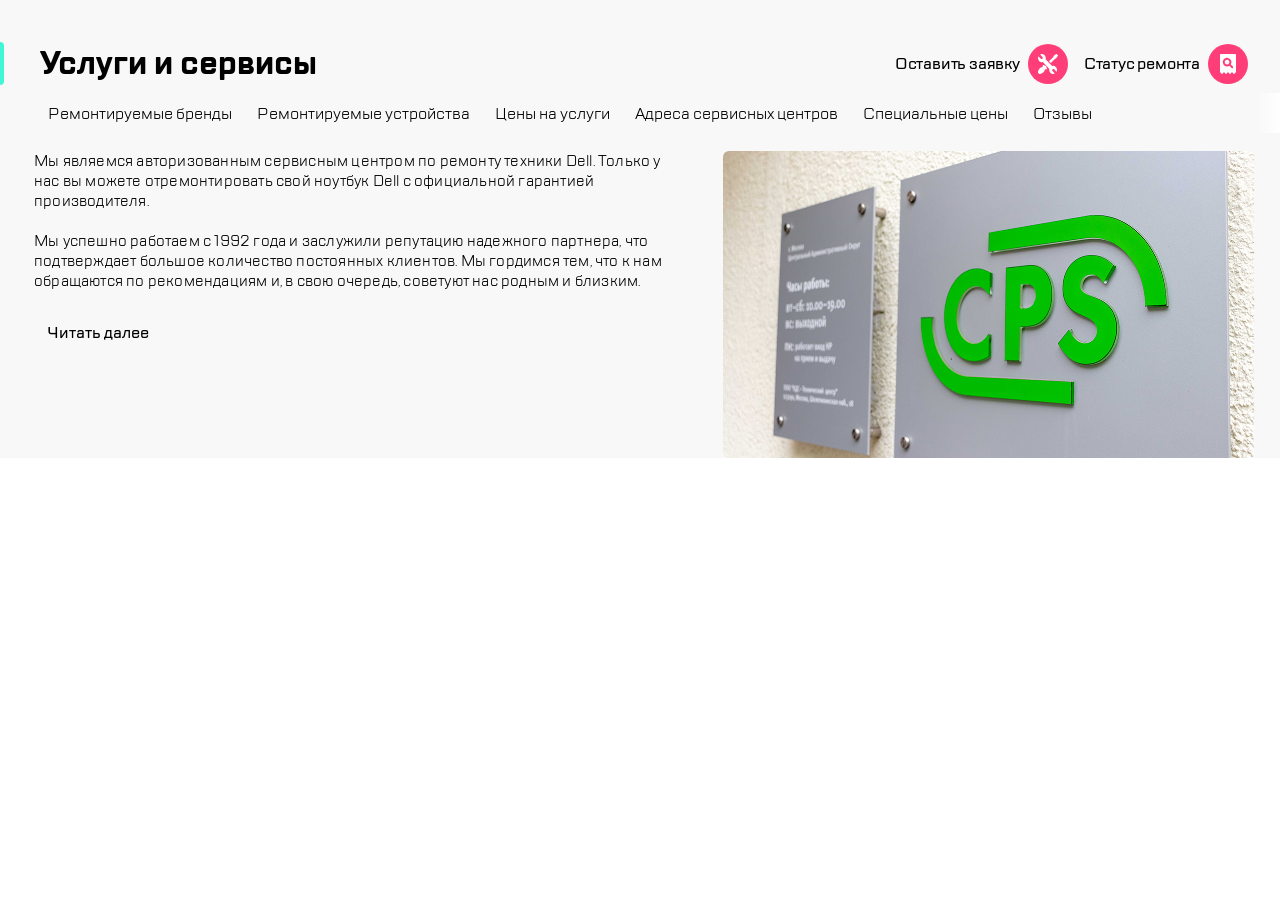
<file: index.html>
<!DOCTYPE html>
<html lang="ru" xmlns="">
<head>
    <link rel="stylesheet" href="index.css">
    <link rel="stylesheet" href="stylesheet/stylesheet.css">
    <meta charset="UTF-8" name="viewport" content="width=device-width, initial-scale=1">
    <title>CPS Сервис</title>
</head>
<body>
<header class="header">
    <div class="header-buttons">
        <button class="button button--burger"></button>
        <div class="header-separator header-separator--logo"></div>
        <a href="#"><img class="header-buttons__logo" src="icons/cps.svg" alt="логотип cos"></a>
    </div>
    <div class="header-buttons">
        <button class="button button-tablet button--call"></button>
        <button class="button button-tablet button--chat"></button>
        <button class="button button-tablet button--profile"></button>
        <div class="header-separator"></div>
        <button class="button button--repair"></button>
        <button class="button button--checkstatus"></button>
    </div>
</header>
<main>
    <div class="title">
        <div class="title-main">
            <h1 class="title-main__text">Услуги и сервисы</h1>
        </div>
        <div class="title-buttons-container">
            <button class="title-button">
                <span class="title-button--text">Оставить заявку</span>
                <div class="button button--repair"></div>
            </button>

            <button class="title-button">
                <span class="title-button--text">Статус ремонта</span>
                <div class="button button--checkstatus"></div>
            </button>
        </div>
    </div>
    <nav class="site-nav">
        <ul class="site-nav-list">
            <li><a class="site-nav__variation site-nav__variation--available">Ремонтируемые бренды</a></li>
            <li><a class="site-nav__variation">Ремонтируемые устройства</a></li>
            <li><a class="site-nav__variation">Цены на услуги</a></li>
            <li><a class="site-nav__variation">Адреса сервисных центров</a></li>
            <li><a class="site-nav__variation">Специальные цены</a></li>
            <li><a class="site-nav__variation">Отзывы</a></li>
        </ul>
    </nav>

    <section class="section">
        <div class="section-main">
            <p class="section-main__text">
                Мы являемся авторизованным сервисным центром по ремонту техники Dell. Только у нас вы можете
                отремонтировать свой ноутбук Dell с официальной гарантией производителя.<br>
                <br>
                Мы успешно работаем с 1992 года и заслужили репутацию надежного партнера, что подтверждает большое
                количество постоянных клиентов. Мы гордимся тем, что к нам обращаются по рекомендациям и, в свою
                очередь, советуют нас родным и близким.
            </p>
            <button class="section-main-button">
                <div class=arrows"></div>
                <span class="section-main__span">Читать далее</span>
            </button>
        </div>

        <img class="section-main__image" src="img/img.png" alt="Фото из офиса CPS">

    </section>
</main>
</body>
</html>
</file>
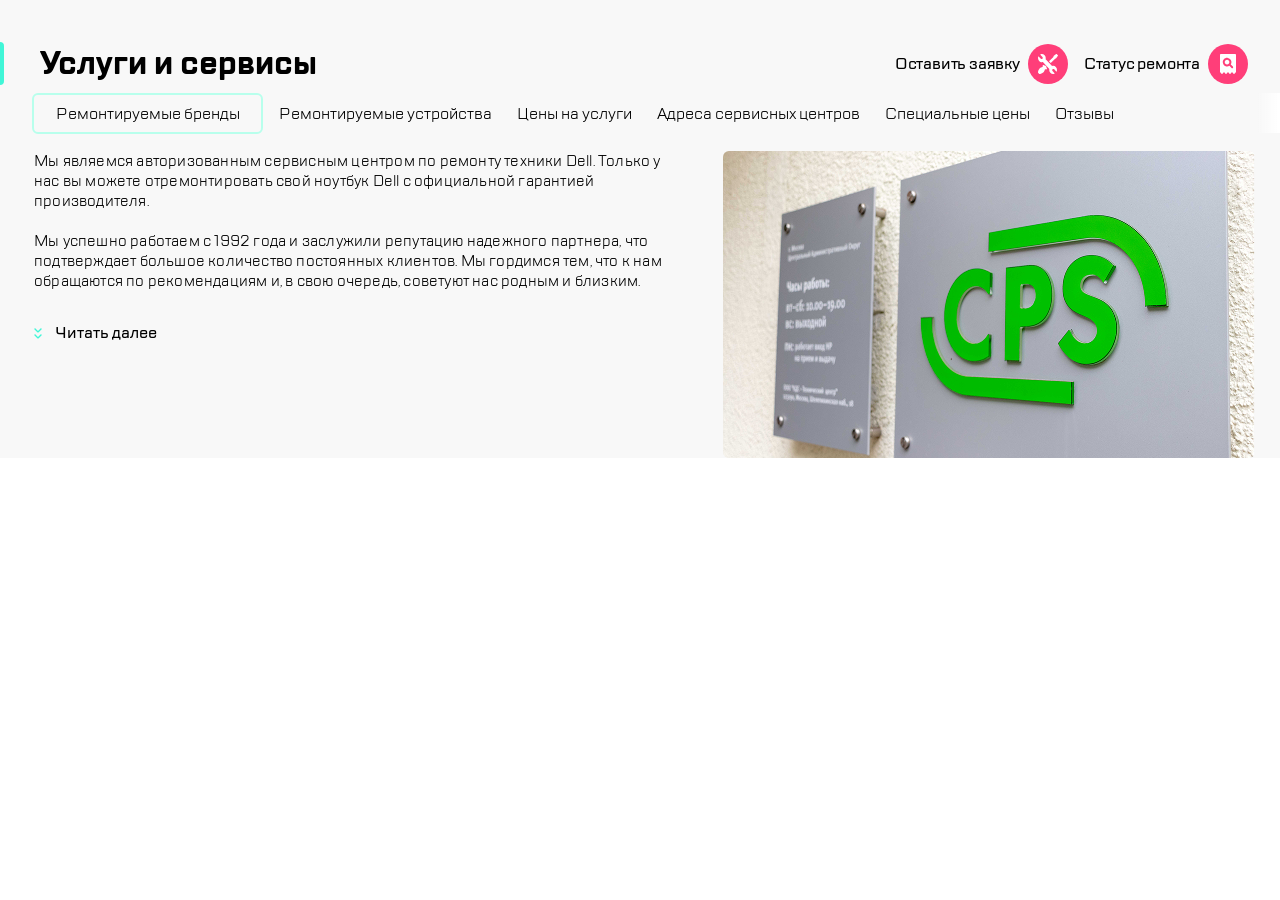
<file: stylesheet/index.html>
<!DOCTYPE html>
<html lang="ru" xmlns="">
<head>
    <link rel="stylesheet" href="index.css">
    <link rel="stylesheet" href="stylesheet.css">
    <meta charset="UTF-8" name="viewport" content="width=device-width, initial-scale=1">
    <title>CPS Сервис</title>
</head>
<body>
<header class="header">
    <div class="header-buttons">
        <button class="button button_burger"></button>
        <div class="header-separator header-separator_logo"></div>
        <a href="#"><img class="header-buttons__logo" src="icons/cps.svg" alt="логотип cos"></a>
    </div>
    <div class="header-buttons">
        <button class="button button-tablet button_call"></button>
        <button class="button button-tablet button_chat"></button>
        <button class="button button-tablet button_profile"></button>
        <div class="header-separator"></div>
        <button class="button button_repair"></button>
        <button class="button button_checkstatus"></button>
    </div>
</header>
<main>
    <div class="title">
        <div class="title-main">
            <h1 class="title-main__text">Услуги и сервисы</h1>
        </div>
        <div class="title-buttons-container">
            <button class="title-button">
                <span class="title-button_text">Оставить заявку</span>
                <div class="button button_repair"></div>
            </button>

            <button class="title-button">
                <span class="title-button_text">Статус ремонта</span>
                <div class="button button_checkstatus"></div>
            </button>
        </div>
    </div>
    <nav class="site-nav">
        <ul class="site-nav-list">
            <li><a class="site-nav__variation site-nav__variation_available">Ремонтируемые бренды</a></li>
            <li><a class="site-nav__variation">Ремонтируемые устройства</a></li>
            <li><a class="site-nav__variation">Цены на услуги</a></li>
            <li><a class="site-nav__variation">Адреса сервисных центров</a></li>
            <li><a class="site-nav__variation">Специальные цены</a></li>
            <li><a class="site-nav__variation">Отзывы</a></li>
        </ul>
    </nav>

    <section class="section">
        <div class="section-main">
            <p class="section-main__text">
                Мы являемся авторизованным сервисным центром по ремонту техники Dell. Только у нас вы можете
                отремонтировать свой ноутбук Dell с официальной гарантией производителя.<br>
                <br>
                Мы успешно работаем с 1992 года и заслужили репутацию надежного партнера, что подтверждает большое
                количество постоянных клиентов. Мы гордимся тем, что к нам обращаются по рекомендациям и, в свою
                очередь, советуют нас родным и близким.
            </p>
            <button class="section-main-button">
                <div class="section-main__arrows"></div>
                <span class="section-main__span">Читать далее</span>
            </button>
        </div>

        <img class="section-main__image" src="../img/img.png" alt="Фото из офиса CPS">

    </section>
</main>
</body>
</html>
</file>
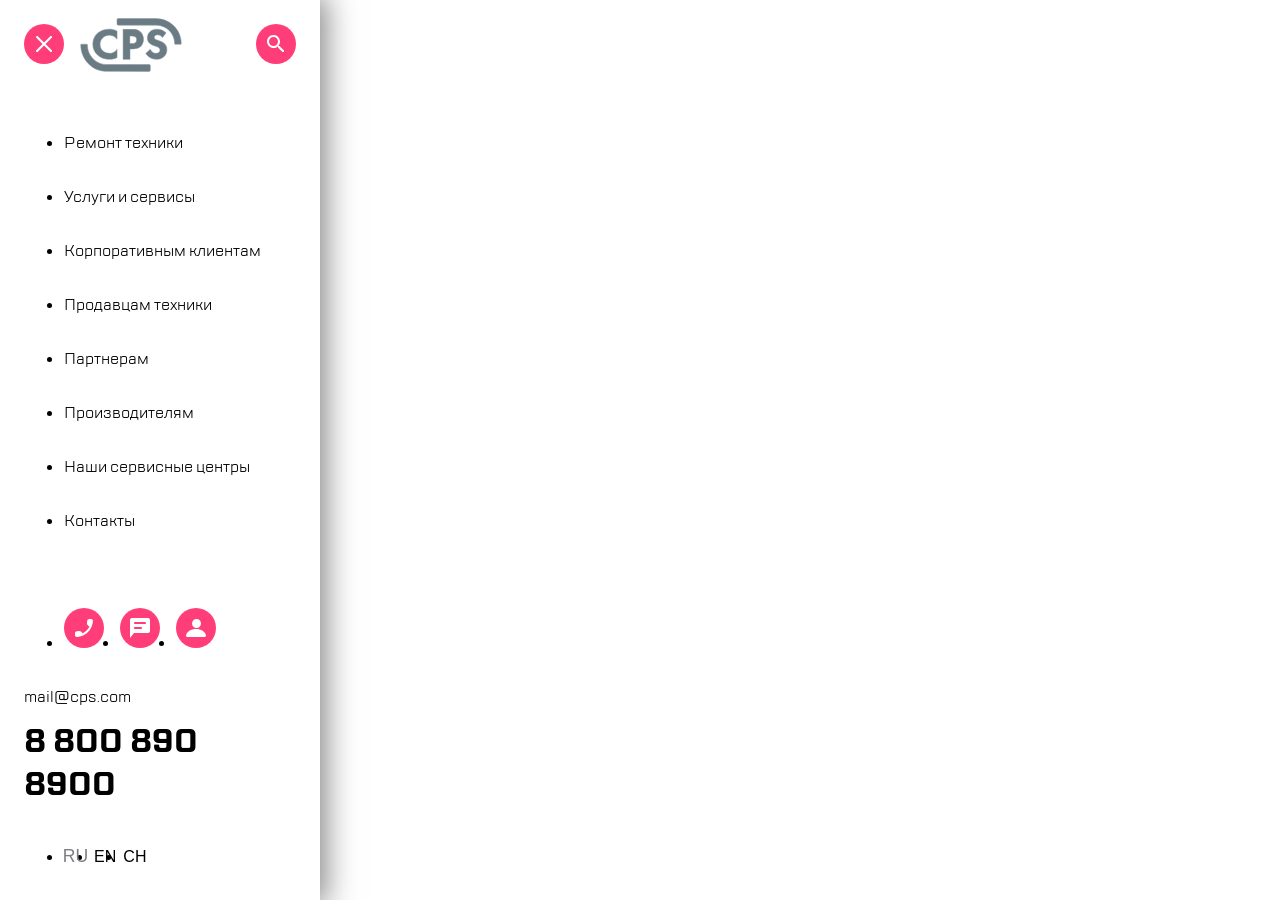
<file: 1.1.3-burger-menu.html>
<!DOCTYPE html>
<html lang="ru">
<head>
  <link rel="stylesheet" href="index.css">
  <link rel="stylesheet" href="stylesheet/stylesheet.css" >
    <meta charset="UTF-8" name="viewport" content="width=device-width, initial-scale=1">
  <title>burger-menu</title>
</head>
<body>
<div class="burger-menu">
  <section class="burger-menu__header">
    <div class="burger-menu__left-side">
      <button class="button button--close"></button>
      <img src="./icons/cps.svg" alt="CPS Logo">
    </div>
    <div class="burger-menu__right-side">
      <button class="button button--search"></button>
    </div>
  </section>
  <section class="burger-menu__content">
    <nav>
      <ul>
        <li>
            <a href="#">Ремонт техники</a>
        </li>
        <li>
          <a href="#">Услуги и сервисы</a>
        </li>
        <li>
          <a href="#">Корпоративным клиентам</a>
        </li>
        <li>
          <a href="#">Продавцам техники</a>
        </li>
        <li>
            <a href="#">Партнерам</a>
        </li>
        <li>
            <a href="#">Производителям</a>
        </li>
        <li>
          <a href="#">Наши сервисные центры</a>
        </li>
        <li><a href="#">Контакты</a></li>
      </ul>
    </nav>
  </section>

  <section class="burger-menu__footer">
    <ul class="burger-menu__footer__contacts">
      <li>
        <button class="button button--call"></button>
      </li>
      <li>
        <button class="button button--chat"></button>
      </li>
      <li>
        <button class="button button--profile"></button>
      </li>
    </ul>
    <div class="burger-menu__footer__email">
      <a href="mailto: mail@cps.com">mail@cps.com</a>
    </div>
    <div class="burger-menu__footer__number">
      <a href="tel:88008908900">8 800 890 8900</a>
    </div>
    <ul class="burger-menu__footer__language">
      <li><button>RU</button></li>
      <li><button>EN</button></li>
      <li><button>CH</button></li>
    </ul>
  </section>
</div>
</body>
</html>
</file>
<file: index.css>
body {
    margin: 0;
    padding: 0;
    font-family: 'TT Lakes', serif;
    position: fixed;
    height: 100vh;
    width: 100%;
}


button{
    background: none;
    border: none;
    padding: 0;
    font-size: 100%;
}

a, h2{
    text-decoration: none;
    padding: 0;
    margin: 0;

}

main {
    background-color: #F8F8F8;
}

.burger-menu {
    box-sizing: border-box;
    height: 100%;
    background-color: white;
    display: flex;
    width: 100%;
    max-width:100%;
    box-shadow: 0 0 30px 5px rgba(0, 0, 0, 0.5);
    flex-direction: column;
    padding: 24px 24px 0;

}

.burger-menu__header {
    display: flex;
    justify-content: space-between;
    height: 60px;
}

.burger-menu__left-side {
    display: flex;
}

.burger-menu__left-side img {
    left: 80px;
    top: 18px;
    height: 54px;
    position: absolute;
}

.burger-menu__content {
    display: flex;
}

.burger-menu__content ul {
    overflow: hidden;
}

.burger-menu__content ul li {
    padding-top: 32px;
}

.burger-menu__content ul li a {
    color: black;
    transition: 0.5s;
    vertical-align: bottom;
}

.burger-menu__content ul li a::before {
    content: "";
    position: absolute;
    border-left: 8px solid #41f6d7;
    border-top-right-radius: 10px;
    border-bottom-right-radius: 10px;
    height: 32px;
    left: -8px;
    transform: translateY(-8px);
    transition: 0.5s;
}

.burger-menu__content ul li:hover a {
    color: #7e7e82;
}

.burger-menu__content ul li:hover a::before {
    left: -4px;
}

.burger-menu__footer {
    margin-top:auto;
    display: block;
}

.burger-menu__footer__contacts {
    display: flex;
}

.burger-menu__footer__contacts li {
    margin-right: 16px;
    margin-bottom: 16px;
}

.burger-menu__footer__email {
    margin-bottom: 12px;
}

.burger-menu__footer__email a {
    color: black;
}

.burger-menu__footer__number {
    margin-bottom: 40px;
    font-size: 32px;
    font-weight: bold;
}

.burger-menu__footer__number a {
    color: black;
}

.burger-menu__footer__language {
    margin-bottom: 32px;
    display: flex;
}

.burger-menu__footer__language li {
    margin-right: 7px;

}

.burger-menu__footer__language li button {
    color: black;
    transition: 0.5s;
}

.burger-menu__footer__language li:first-of-type button {
    color: #7e7e82;
    transform: scale(1.1);
}

.burger-menu__footer__language li button:hover {
    transform: scale(1.1);

}



.header {
    display: flex;
    justify-content: space-between;
    border-bottom: 1px solid #D9FFF5;
    padding: 24px 16px 18px 16px;
}

.header-separator {
    width: 2px;
    height: 32px;
    background-color: #eaeaea;
    border-radius: 1px;
}

.header-buttons {
    display: flex;
    gap: 16px;
    align-items: center;
}

.button {
    width: 40px;
    height: 40px;
    background: #FF3E79;
    border: none;
    border-radius: 50%;
}

.button--transparent {
    display: block;
    width: 40px;
    height: 40px;
    background: none;
    border: 2px solid #ff3e79;
    border-radius: 50%;
    transition: 0.5s;
}

.button--transparent:hover {
    transform: scale(1.2);
    background-color: #ff3e79;
}

.button--transparent:hover::before {
    content: "";
    display: block;
    border-right: 2px solid white;
    border-bottom: 2px solid white;
}

.button--transparent::before {
    content: "";
    display: block;
    margin: 12px 0 12px 10px;
    width: 12px;
    height: 12px;
    transform: rotate(-45deg);
    border-right: 2px solid #ff3e79;
    border-bottom: 2px solid #ff3e79;
    border-bottom-right-radius: 2px;
}


.button--burger {
    background-image: url("icons/burger.svg");
    background-repeat: no-repeat;
    background-position: 50% 50%;
}

.button--repair {
    background-image: url("icons/repair.svg");
    background-repeat: no-repeat;
    background-position: 50% 50%;
}

.button--checkstatus{
    background-image: url("icons/check-status.svg");
    background-repeat: no-repeat;
    background-position: 50% 50%;
}

.button--call {
    background-image: url("icons/call.svg");
    background-repeat: no-repeat;
    background-position: 50% 50%;
}

.button--chat {
    background-image: url("icons/chat.svg");
    background-repeat: no-repeat;
    background-position: 50% 50%;
}

.button--profile {
    background-image: url("icons/profile.svg");
    background-repeat: no-repeat;
    background-position: 50% 50%;
}


.button--close{
    background-image: url("icons/close.svg");
    background-repeat: no-repeat;
    background-position: 50% 50%;
}

.button--search{
    background-image: url("icons/search.svg");
    background-repeat: no-repeat;
    background-position: 50% 50%;
}

.title-main {
    padding: 24px 0 24px 16px;
}

.title-main__text {
    margin: 0;
}

.title-main__text::before {
    content: "";
    position: relative;
    border-left: 8px solid #41f6d7;
    border-radius: 20px;
    height: 40px;
    left: -20px;
}

.site-nav {
    position: relative;
    overflow-x: scroll;
    scrollbar-width: none;
    display: flex;
    margin-left: 16px;
    text-wrap: nowrap;
    white-space: nowrap;
}

.site-nav::after {
    content: '';
    position: fixed;
    width: 24px;
    height: 40px;
    background: linear-gradient(to right, rgba(255, 255, 255, 0), #FFF);
    right: 0;
}

.site-nav-list {
    display: flex;
    list-style: none;
    padding: 0;
    margin-top: 10px;
    margin-bottom: 10px;

}

.site-nav__variation {
    padding: 8px 9px 8px 16px;
}

.site-nav__variation_available {
    padding: 8px 9px 8px 16px;
    border: 2px solid #b8ffec;
    border-radius: 6px;
}

.section-main {
    margin: 24px 16px 16px;
}

.section-main__text {
    display: flex;
    overflow: hidden;
    font-size: 14px;
    font-weight: 400;
    line-height: 18px;
    letter-spacing: 0.2px;
    margin: 0 0 16px 0;
    max-width: 100%;
    max-height: 90px;
}

.section-main-button {
    display: flex;
    align-items: center;
    border: none;
    background: none
}

.arrows {
    content: url("./icons/arrows.svg");
}

.section-main__span {
    font-family: 'TT Lakes', serif;
    font-size: 16px;
    font-weight: 500;
    padding-left: 13px;
}

.section-main__image {
    width: 100%;
}

.brand-block__title {
    background-image: linear-gradient(to right, #f8f8f8 0%, #ffffff 98.61%);
    font-size: 20px;
    font-weight: 300;
    color: #7e7e82;
    padding: 16px 24px;
}

.brand-block__content {
    margin-top: 16px;
    margin-left: 24px;
}

.brand-block::after {
    content: '';
    position: fixed;
    width: 24px;
    height: 90px;
    background: linear-gradient(to left, rgba(248, 248, 248, 1), rgba(248, 248, 248, 0));
    right: 0;
    top: 100px;
    z-index: 11;
}
@media screen and (min-width: 388px){
    .brand-block::after {
        top: 75px;
    }
}

.brand-block__button {
    margin-top: 16px;
    display: none;
    transition: 0.5s;
}

.brand-block__button:hover {
    color: #7e7e82;
}

.brand-block__button--text{
    padding-left: 9px;
}

.brands {
    transition: 0.5s;
}

.brands.opened {
    max-height: 100%; }


.brands__item {
    display: flex;
    align-items: center;
    justify-content: space-between;
    height: 86px;
    padding: 0 16px;
    border: 1px solid #eaeaea;
    border-radius: 6px;
    width: 200px;
}

.brands__item__button {
    margin: 16px;
}

.swiper .swiper-slide {
    width: auto;
    box-sizing: border-box;
}

.swiper .swiper-wrapper {
    list-style: none;
    margin: 0 0 48px;
    padding: 0;
}

.swiper .swiper-wrapper:after{

}

.swiper-pagination-bullets .swiper-pagination-bullet {
    width: 12px;
    height: 12px;
    background-color: #DDDDDD;
}

.swiper-pagination-bullets .swiper-pagination-bullet-active {
    background-color: #B5B6BC;
}


.title-buttons-container,
.button-tablet,
.header-separator--logo {
    display: none;
}

@media screen and (min-width: 768px) {
    .brand-block::after {
        display: none;
    }

    .brand-block__content {
        margin: 16px !important;
    }

    .brand-block__button{
        margin-top: 24px;
        margin-left: 16px;
        display: flex;
    }

    .brands{
        display: flex;
        flex-wrap: wrap;
        gap: 16px;
        justify-content: flex-start;
        max-width: 100%;
        max-height: 200px;
        margin-right: 20px;
        margin-left: 20px;

    }


    .brands__item{
        margin-top: 16px;
    }

    .header-separator--logo {
        display: flex;
    }

    .burger-menu{
        width: 320px;
    }

    .button-tablet {
        display: inline;
    }

    .title-main {
        padding: 24px 0 32px 24px;
    }

    .title-main__text::before {
        left: -28px;
    }

    .site-nav {
        margin-left: 24px;
    }

    .section {
        margin-top: 32px;
    }

    .section-main {
        margin-top: 0;
        margin-left: 24px;
    }

    .section-main__text {
        font-size: 15px;
        font-weight: 400;
        line-height: 20px;
        letter-spacing: 0.2px;
        max-height: 160px;
        margin: 0 0 16px;
    }

    .section-main__image {
        width: 50%;
        border-radius: 6px;
        margin-right: 25px;
    }

    .section {
        display: flex;
    }


}

@media screen and (min-width: 1120px) {
    .header {
        display: none;
    }

    .title {
        display: flex;
        justify-content: space-between;
        align-items: center;
    }

    .title-main {
        padding: 42px 0 0 32px;
    }

    .title-main__text::before {
        left: -36px;
    }

    .title-buttons-container {
        display: flex;
        gap: 16px;
        align-items: center;
        justify-content: center;
    }

    .title-button {
        display: flex;
        align-items: center;
        margin-top: 42px;
        font-family: "TT Lakes", serif;
        font-weight: 500;
        font-size: 16px;
        line-height: 24px;
        letter-spacing: -0.2px;
        text-align: right;
    }

    .title-buttons-container:last-child {
        margin-right: 32px;
    }

    .title-button--text {
        padding-right: 8px;
    }


    .site-nav {
        overflow-x: visible;
        margin: 8px 25px 7px 32px;
        flex-wrap: wrap;
    }

    .site-nav-list {
        flex-wrap: wrap;
        row-gap: 15px;
        justify-content: space-between;
    }

    .site-nav__variation_available {
        padding: 8px 21px 7px 22px;
    }

    .section {
        margin-top: 16px;
    }

    .section-main {
        margin: 0 36px 13px 34px;
    }

    .section-main__text {
        padding: 0 0 15px 0;
        line-height: 20px;
    }

}
</file>
<file: stylesheet/stylesheet.css>
@font-face {
    font-family: 'TT Lakes';
    src: url('fonts/TTLakes-Italic.eot');
    src: local('TT Lakes Italic'), local('TTLakes-Italic'),
        url('fonts/TTLakes-Italic.eot?#iefix') format('embedded-opentype'),
        url('fonts/TTLakes-Italic.woff') format('woff'),
        url('fonts/TTLakes-Italic.ttf') format('truetype');
    font-weight: normal;
    font-style: italic;
}

@font-face {
    font-family: 'TT Lakes Condensed';
    src: url('fonts/TTLakesCondensed-ExtraLight.eot');
    src: local('TT Lakes Condensed ExtraLight'), local('TTLakesCondensed-ExtraLight'),
        url('fonts/TTLakesCondensed-ExtraLight.eot?#iefix') format('embedded-opentype'),
        url('fonts/TTLakesCondensed-ExtraLight.woff') format('woff'),
        url('fonts/TTLakesCondensed-ExtraLight.ttf') format('truetype');
    font-weight: 200;
    font-style: normal;
}

@font-face {
    font-family: 'TT Lakes Compressed';
    src: url('fonts/TTLakesCompressed-Regular.eot');
    src: local('TT Lakes Compressed Regular'), local('TTLakesCompressed-Regular'),
        url('fonts/TTLakesCompressed-Regular.eot?#iefix') format('embedded-opentype'),
        url('fonts/TTLakesCompressed-Regular.woff') format('woff'),
        url('fonts/TTLakesCompressed-Regular.ttf') format('truetype');
    font-weight: normal;
    font-style: normal;
}

@font-face {
    font-family: 'TT Lakes Compressed';
    src: url('fonts/TTLakesCompressed-ThinItalic.eot');
    src: local('TT Lakes Compressed Thin Italic'), local('TTLakesCompressed-ThinItalic'),
        url('fonts/TTLakesCompressed-ThinItalic.eot?#iefix') format('embedded-opentype'),
        url('fonts/TTLakesCompressed-ThinItalic.woff') format('woff'),
        url('fonts/TTLakesCompressed-ThinItalic.ttf') format('truetype');
    font-weight: 100;
    font-style: italic;
}

@font-face {
    font-family: 'TT Lakes Condensed';
    src: url('fonts/TTLakesCondensed-Medium.eot');
    src: local('TT Lakes Condensed Medium'), local('TTLakesCondensed-Medium'),
        url('fonts/TTLakesCondensed-Medium.eot?#iefix') format('embedded-opentype'),
        url('fonts/TTLakesCondensed-Medium.woff') format('woff'),
        url('fonts/TTLakesCondensed-Medium.ttf') format('truetype');
    font-weight: 500;
    font-style: normal;
}

@font-face {
    font-family: 'TT Lakes Compressed';
    src: url('fonts/TTLakesCompressed-ExtraBoldItalic.eot');
    src: local('TT Lakes Compressed ExtraBold Italic'), local('TTLakesCompressed-ExtraBoldItalic'),
        url('fonts/TTLakesCompressed-ExtraBoldItalic.eot?#iefix') format('embedded-opentype'),
        url('fonts/TTLakesCompressed-ExtraBoldItalic.woff') format('woff'),
        url('fonts/TTLakesCompressed-ExtraBoldItalic.ttf') format('truetype');
    font-weight: 800;
    font-style: italic;
}

@font-face {
    font-family: 'TT Lakes';
    src: url('fonts/TTLakes-ExtraLightItalic.eot');
    src: local('TT Lakes ExtraLight Italic'), local('TTLakes-ExtraLightItalic'),
        url('fonts/TTLakes-ExtraLightItalic.eot?#iefix') format('embedded-opentype'),
        url('fonts/TTLakes-ExtraLightItalic.woff') format('woff'),
        url('fonts/TTLakes-ExtraLightItalic.ttf') format('truetype');
    font-weight: 200;
    font-style: italic;
}

@font-face {
    font-family: 'TT Lakes';
    src: url('fonts/TTLakes-LightItalic.eot');
    src: local('TT Lakes Light Italic'), local('TTLakes-LightItalic'),
        url('fonts/TTLakes-LightItalic.eot?#iefix') format('embedded-opentype'),
        url('fonts/TTLakes-LightItalic.woff') format('woff'),
        url('fonts/TTLakes-LightItalic.ttf') format('truetype');
    font-weight: 300;
    font-style: italic;
}

@font-face {
    font-family: 'TT Lakes';
    src: url('fonts/TTLakes-Thin.eot');
    src: local('TT Lakes Thin'), local('TTLakes-Thin'),
        url('fonts/TTLakes-Thin.eot?#iefix') format('embedded-opentype'),
        url('fonts/TTLakes-Thin.woff') format('woff'),
        url('fonts/TTLakes-Thin.ttf') format('truetype');
    font-weight: 100;
    font-style: normal;
}

@font-face {
    font-family: 'TT Lakes';
    src: url('fonts/TTLakes-DemiBoldItalic.eot');
    src: local('TT Lakes DemiBold Italic'), local('TTLakes-DemiBoldItalic'),
        url('fonts/TTLakes-DemiBoldItalic.eot?#iefix') format('embedded-opentype'),
        url('fonts/TTLakes-DemiBoldItalic.woff') format('woff'),
        url('fonts/TTLakes-DemiBoldItalic.ttf') format('truetype');
    font-weight: 600;
    font-style: italic;
}

@font-face {
    font-family: 'TT Lakes Condensed';
    src: url('fonts/TTLakesCondensed-Black.eot');
    src: local('TT Lakes Condensed Black'), local('TTLakesCondensed-Black'),
        url('fonts/TTLakesCondensed-Black.eot?#iefix') format('embedded-opentype'),
        url('fonts/TTLakesCondensed-Black.woff') format('woff'),
        url('fonts/TTLakesCondensed-Black.ttf') format('truetype');
    font-weight: 900;
    font-style: normal;
}

@font-face {
    font-family: 'TT Lakes Condensed';
    src: url('fonts/TTLakesCondensed-LightItalic.eot');
    src: local('TT Lakes Condensed Light Italic'), local('TTLakesCondensed-LightItalic'),
        url('fonts/TTLakesCondensed-LightItalic.eot?#iefix') format('embedded-opentype'),
        url('fonts/TTLakesCondensed-LightItalic.woff') format('woff'),
        url('fonts/TTLakesCondensed-LightItalic.ttf') format('truetype');
    font-weight: 300;
    font-style: italic;
}

@font-face {
    font-family: 'TT Lakes Condensed';
    src: url('fonts/TTLakesCondensed-DemiBold.eot');
    src: local('TT Lakes Condensed DemiBold'), local('TTLakesCondensed-DemiBold'),
        url('fonts/TTLakesCondensed-DemiBold.eot?#iefix') format('embedded-opentype'),
        url('fonts/TTLakesCondensed-DemiBold.woff') format('woff'),
        url('fonts/TTLakesCondensed-DemiBold.ttf') format('truetype');
    font-weight: 600;
    font-style: normal;
}

@font-face {
    font-family: 'TT Lakes Compressed';
    src: url('fonts/TTLakesCompressed-ExtraBold.eot');
    src: local('TT Lakes Compressed ExtraBold'), local('TTLakesCompressed-ExtraBold'),
        url('fonts/TTLakesCompressed-ExtraBold.eot?#iefix') format('embedded-opentype'),
        url('fonts/TTLakesCompressed-ExtraBold.woff') format('woff'),
        url('fonts/TTLakesCompressed-ExtraBold.ttf') format('truetype');
    font-weight: 800;
    font-style: normal;
}

@font-face {
    font-family: 'TT Lakes';
    src: url('fonts/TTLakes-ExtraBoldItalic.eot');
    src: local('TT Lakes ExtraBold Italic'), local('TTLakes-ExtraBoldItalic'),
        url('fonts/TTLakes-ExtraBoldItalic.eot?#iefix') format('embedded-opentype'),
        url('fonts/TTLakes-ExtraBoldItalic.woff') format('woff'),
        url('fonts/TTLakes-ExtraBoldItalic.ttf') format('truetype');
    font-weight: 800;
    font-style: italic;
}

@font-face {
    font-family: 'TT Lakes';
    src: url('fonts/TTLakes-ExtraLight.eot');
    src: local('TT Lakes ExtraLight'), local('TTLakes-ExtraLight'),
        url('fonts/TTLakes-ExtraLight.eot?#iefix') format('embedded-opentype'),
        url('fonts/TTLakes-ExtraLight.woff') format('woff'),
        url('fonts/TTLakes-ExtraLight.ttf') format('truetype');
    font-weight: 200;
    font-style: normal;
}

@font-face {
    font-family: 'TT Lakes Condensed';
    src: url('fonts/TTLakesCondensed-Bold.eot');
    src: local('TT Lakes Condensed Bold'), local('TTLakesCondensed-Bold'),
        url('fonts/TTLakesCondensed-Bold.eot?#iefix') format('embedded-opentype'),
        url('fonts/TTLakesCondensed-Bold.woff') format('woff'),
        url('fonts/TTLakesCondensed-Bold.ttf') format('truetype');
    font-weight: bold;
    font-style: normal;
}

@font-face {
    font-family: 'TT Lakes Condensed';
    src: url('fonts/TTLakesCondensed-ThinItalic.eot');
    src: local('TT Lakes Condensed Thin Italic'), local('TTLakesCondensed-ThinItalic'),
        url('fonts/TTLakesCondensed-ThinItalic.eot?#iefix') format('embedded-opentype'),
        url('fonts/TTLakesCondensed-ThinItalic.woff') format('woff'),
        url('fonts/TTLakesCondensed-ThinItalic.ttf') format('truetype');
    font-weight: 100;
    font-style: italic;
}

@font-face {
    font-family: 'TT Lakes Condensed';
    src: url('fonts/TTLakesCondensed-ExtraBoldItalic.eot');
    src: local('TT Lakes Condensed ExtraBold Italic'), local('TTLakesCondensed-ExtraBoldItalic'),
        url('fonts/TTLakesCondensed-ExtraBoldItalic.eot?#iefix') format('embedded-opentype'),
        url('fonts/TTLakesCondensed-ExtraBoldItalic.woff') format('woff'),
        url('fonts/TTLakesCondensed-ExtraBoldItalic.ttf') format('truetype');
    font-weight: 800;
    font-style: italic;
}

@font-face {
    font-family: 'TT Lakes Compressed';
    src: url('fonts/TTLakesCompressed-Medium.eot');
    src: local('TT Lakes Compressed Medium'), local('TTLakesCompressed-Medium'),
        url('fonts/TTLakesCompressed-Medium.eot?#iefix') format('embedded-opentype'),
        url('fonts/TTLakesCompressed-Medium.woff') format('woff'),
        url('fonts/TTLakesCompressed-Medium.ttf') format('truetype');
    font-weight: 500;
    font-style: normal;
}

@font-face {
    font-family: 'TT Lakes Condensed';
    src: url('fonts/TTLakesCondensed-Thin.eot');
    src: local('TT Lakes Condensed Thin'), local('TTLakesCondensed-Thin'),
        url('fonts/TTLakesCondensed-Thin.eot?#iefix') format('embedded-opentype'),
        url('fonts/TTLakesCondensed-Thin.woff') format('woff'),
        url('fonts/TTLakesCondensed-Thin.ttf') format('truetype');
    font-weight: 100;
    font-style: normal;
}

@font-face {
    font-family: 'TT Lakes Compressed';
    src: url('fonts/TTLakesCompressed-Italic.eot');
    src: local('TT Lakes Compressed Italic'), local('TTLakesCompressed-Italic'),
        url('fonts/TTLakesCompressed-Italic.eot?#iefix') format('embedded-opentype'),
        url('fonts/TTLakesCompressed-Italic.woff') format('woff'),
        url('fonts/TTLakesCompressed-Italic.ttf') format('truetype');
    font-weight: normal;
    font-style: italic;
}

@font-face {
    font-family: 'TT Lakes Compressed';
    src: url('fonts/TTLakesCompressed-Light.eot');
    src: local('TT Lakes Compressed Light'), local('TTLakesCompressed-Light'),
        url('fonts/TTLakesCompressed-Light.eot?#iefix') format('embedded-opentype'),
        url('fonts/TTLakesCompressed-Light.woff') format('woff'),
        url('fonts/TTLakesCompressed-Light.ttf') format('truetype');
    font-weight: 300;
    font-style: normal;
}

@font-face {
    font-family: 'TT Lakes Compressed';
    src: url('fonts/TTLakesCompressed-LightItalic.eot');
    src: local('TT Lakes Compressed Light Italic'), local('TTLakesCompressed-LightItalic'),
        url('fonts/TTLakesCompressed-LightItalic.eot?#iefix') format('embedded-opentype'),
        url('fonts/TTLakesCompressed-LightItalic.woff') format('woff'),
        url('fonts/TTLakesCompressed-LightItalic.ttf') format('truetype');
    font-weight: 300;
    font-style: italic;
}

@font-face {
    font-family: 'TT Lakes Condensed';
    src: url('fonts/TTLakesCondensed-Regular.eot');
    src: local('TT Lakes Condensed Regular'), local('TTLakesCondensed-Regular'),
        url('fonts/TTLakesCondensed-Regular.eot?#iefix') format('embedded-opentype'),
        url('fonts/TTLakesCondensed-Regular.woff') format('woff'),
        url('fonts/TTLakesCondensed-Regular.ttf') format('truetype');
    font-weight: normal;
    font-style: normal;
}

@font-face {
    font-family: 'TT Lakes Condensed';
    src: url('fonts/TTLakesCondensed-Light.eot');
    src: local('TT Lakes Condensed Light'), local('TTLakesCondensed-Light'),
        url('fonts/TTLakesCondensed-Light.eot?#iefix') format('embedded-opentype'),
        url('fonts/TTLakesCondensed-Light.woff') format('woff'),
        url('fonts/TTLakesCondensed-Light.ttf') format('truetype');
    font-weight: 300;
    font-style: normal;
}

@font-face {
    font-family: 'TT Lakes';
    src: url('fonts/TTLakes-Bold.eot');
    src: local('TT Lakes Bold'), local('TTLakes-Bold'),
        url('fonts/TTLakes-Bold.eot?#iefix') format('embedded-opentype'),
        url('fonts/TTLakes-Bold.woff') format('woff'),
        url('fonts/TTLakes-Bold.ttf') format('truetype');
    font-weight: bold;
    font-style: normal;
}

@font-face {
    font-family: 'TT Lakes';
    src: url('fonts/TTLakes-DemiBold.eot');
    src: local('TT Lakes DemiBold'), local('TTLakes-DemiBold'),
        url('fonts/TTLakes-DemiBold.eot?#iefix') format('embedded-opentype'),
        url('fonts/TTLakes-DemiBold.woff') format('woff'),
        url('fonts/TTLakes-DemiBold.ttf') format('truetype');
    font-weight: 600;
    font-style: normal;
}

@font-face {
    font-family: 'TT Lakes Compressed';
    src: url('fonts/TTLakesCompressed-Thin.eot');
    src: local('TT Lakes Compressed Thin'), local('TTLakesCompressed-Thin'),
        url('fonts/TTLakesCompressed-Thin.eot?#iefix') format('embedded-opentype'),
        url('fonts/TTLakesCompressed-Thin.woff') format('woff'),
        url('fonts/TTLakesCompressed-Thin.ttf') format('truetype');
    font-weight: 100;
    font-style: normal;
}

@font-face {
    font-family: 'TT Lakes';
    src: url('fonts/TTLakes-Black.eot');
    src: local('TT Lakes Black'), local('TTLakes-Black'),
        url('fonts/TTLakes-Black.eot?#iefix') format('embedded-opentype'),
        url('fonts/TTLakes-Black.woff') format('woff'),
        url('fonts/TTLakes-Black.ttf') format('truetype');
    font-weight: 900;
    font-style: normal;
}

@font-face {
    font-family: 'TT Lakes';
    src: url('fonts/TTLakes-MediumItalic.eot');
    src: local('TT Lakes Medium Italic'), local('TTLakes-MediumItalic'),
        url('fonts/TTLakes-MediumItalic.eot?#iefix') format('embedded-opentype'),
        url('fonts/TTLakes-MediumItalic.woff') format('woff'),
        url('fonts/TTLakes-MediumItalic.ttf') format('truetype');
    font-weight: 500;
    font-style: italic;
}

@font-face {
    font-family: 'TT Lakes Condensed';
    src: url('fonts/TTLakesCondensed-ExtraBold.eot');
    src: local('TT Lakes Condensed ExtraBold'), local('TTLakesCondensed-ExtraBold'),
        url('fonts/TTLakesCondensed-ExtraBold.eot?#iefix') format('embedded-opentype'),
        url('fonts/TTLakesCondensed-ExtraBold.woff') format('woff'),
        url('fonts/TTLakesCondensed-ExtraBold.ttf') format('truetype');
    font-weight: 800;
    font-style: normal;
}

@font-face {
    font-family: 'TT Lakes Condensed';
    src: url('fonts/TTLakesCondensed-ExtraLightItalic.eot');
    src: local('TT Lakes Condensed ExtraLight Italic'), local('TTLakesCondensed-ExtraLightItalic'),
        url('fonts/TTLakesCondensed-ExtraLightItalic.eot?#iefix') format('embedded-opentype'),
        url('fonts/TTLakesCondensed-ExtraLightItalic.woff') format('woff'),
        url('fonts/TTLakesCondensed-ExtraLightItalic.ttf') format('truetype');
    font-weight: 200;
    font-style: italic;
}

@font-face {
    font-family: 'TT Lakes';
    src: url('fonts/TTLakes-Medium.eot');
    src: local('TT Lakes Medium'), local('TTLakes-Medium'),
        url('fonts/TTLakes-Medium.eot?#iefix') format('embedded-opentype'),
        url('fonts/TTLakes-Medium.woff') format('woff'),
        url('fonts/TTLakes-Medium.ttf') format('truetype');
    font-weight: 500;
    font-style: normal;
}

@font-face {
    font-family: 'TT Lakes Condensed';
    src: url('fonts/TTLakesCondensed-DemiBoldItalic.eot');
    src: local('TT Lakes Condensed DemiBold Italic'), local('TTLakesCondensed-DemiBoldItalic'),
        url('fonts/TTLakesCondensed-DemiBoldItalic.eot?#iefix') format('embedded-opentype'),
        url('fonts/TTLakesCondensed-DemiBoldItalic.woff') format('woff'),
        url('fonts/TTLakesCondensed-DemiBoldItalic.ttf') format('truetype');
    font-weight: 600;
    font-style: italic;
}

@font-face {
    font-family: 'TT Lakes Compressed';
    src: url('fonts/TTLakesCompressed-BoldItalic.eot');
    src: local('TT Lakes Compressed Bold Italic'), local('TTLakesCompressed-BoldItalic'),
        url('fonts/TTLakesCompressed-BoldItalic.eot?#iefix') format('embedded-opentype'),
        url('fonts/TTLakesCompressed-BoldItalic.woff') format('woff'),
        url('fonts/TTLakesCompressed-BoldItalic.ttf') format('truetype');
    font-weight: bold;
    font-style: italic;
}

@font-face {
    font-family: 'TT Lakes Compressed';
    src: url('fonts/TTLakesCompressed-ExtraLightItalic.eot');
    src: local('TT Lakes Compressed ExtraLight Italic'), local('TTLakesCompressed-ExtraLightItalic'),
        url('fonts/TTLakesCompressed-ExtraLightItalic.eot?#iefix') format('embedded-opentype'),
        url('fonts/TTLakesCompressed-ExtraLightItalic.woff') format('woff'),
        url('fonts/TTLakesCompressed-ExtraLightItalic.ttf') format('truetype');
    font-weight: 200;
    font-style: italic;
}

@font-face {
    font-family: 'TT Lakes';
    src: url('fonts/TTLakes-Regular.eot');
    src: local('TT Lakes Regular'), local('TTLakes-Regular'),
        url('fonts/TTLakes-Regular.eot?#iefix') format('embedded-opentype'),
        url('fonts/TTLakes-Regular.woff') format('woff'),
        url('fonts/TTLakes-Regular.ttf') format('truetype');
    font-weight: normal;
    font-style: normal;
}

@font-face {
    font-family: 'TT Lakes';
    src: url('fonts/TTLakes-BoldItalic.eot');
    src: local('TT Lakes Bold Italic'), local('TTLakes-BoldItalic'),
        url('fonts/TTLakes-BoldItalic.eot?#iefix') format('embedded-opentype'),
        url('fonts/TTLakes-BoldItalic.woff') format('woff'),
        url('fonts/TTLakes-BoldItalic.ttf') format('truetype');
    font-weight: bold;
    font-style: italic;
}

@font-face {
    font-family: 'TT Lakes Condensed';
    src: url('fonts/TTLakesCondensed-MediumItalic.eot');
    src: local('TT Lakes Condensed Medium Italic'), local('TTLakesCondensed-MediumItalic'),
        url('fonts/TTLakesCondensed-MediumItalic.eot?#iefix') format('embedded-opentype'),
        url('fonts/TTLakesCondensed-MediumItalic.woff') format('woff'),
        url('fonts/TTLakesCondensed-MediumItalic.ttf') format('truetype');
    font-weight: 500;
    font-style: italic;
}

@font-face {
    font-family: 'TT Lakes Condensed';
    src: url('fonts/TTLakesCondensed-Italic.eot');
    src: local('TT Lakes Condensed Italic'), local('TTLakesCondensed-Italic'),
        url('fonts/TTLakesCondensed-Italic.eot?#iefix') format('embedded-opentype'),
        url('fonts/TTLakesCondensed-Italic.woff') format('woff'),
        url('fonts/TTLakesCondensed-Italic.ttf') format('truetype');
    font-weight: normal;
    font-style: italic;
}

@font-face {
    font-family: 'TT Lakes';
    src: url('fonts/TTLakes-ThinItalic.eot');
    src: local('TT Lakes Thin Italic'), local('TTLakes-ThinItalic'),
        url('fonts/TTLakes-ThinItalic.eot?#iefix') format('embedded-opentype'),
        url('fonts/TTLakes-ThinItalic.woff') format('woff'),
        url('fonts/TTLakes-ThinItalic.ttf') format('truetype');
    font-weight: 100;
    font-style: italic;
}

@font-face {
    font-family: 'TT Lakes Compressed';
    src: url('fonts/TTLakesCompressed-DemiBold.eot');
    src: local('TT Lakes Compressed DemiBold'), local('TTLakesCompressed-DemiBold'),
        url('fonts/TTLakesCompressed-DemiBold.eot?#iefix') format('embedded-opentype'),
        url('fonts/TTLakesCompressed-DemiBold.woff') format('woff'),
        url('fonts/TTLakesCompressed-DemiBold.ttf') format('truetype');
    font-weight: 600;
    font-style: normal;
}

@font-face {
    font-family: 'TT Lakes';
    src: url('fonts/TTLakes-BlackItalic.eot');
    src: local('TT Lakes Black Italic'), local('TTLakes-BlackItalic'),
        url('fonts/TTLakes-BlackItalic.eot?#iefix') format('embedded-opentype'),
        url('fonts/TTLakes-BlackItalic.woff') format('woff'),
        url('fonts/TTLakes-BlackItalic.ttf') format('truetype');
    font-weight: 900;
    font-style: italic;
}

@font-face {
    font-family: 'TT Lakes Compressed';
    src: url('fonts/TTLakesCompressed-Bold.eot');
    src: local('TT Lakes Compressed Bold'), local('TTLakesCompressed-Bold'),
        url('fonts/TTLakesCompressed-Bold.eot?#iefix') format('embedded-opentype'),
        url('fonts/TTLakesCompressed-Bold.woff') format('woff'),
        url('fonts/TTLakesCompressed-Bold.ttf') format('truetype');
    font-weight: bold;
    font-style: normal;
}

@font-face {
    font-family: 'TT Lakes Condensed';
    src: url('fonts/TTLakesCondensed-BlackItalic.eot');
    src: local('TT Lakes Condensed Black Italic'), local('TTLakesCondensed-BlackItalic'),
        url('fonts/TTLakesCondensed-BlackItalic.eot?#iefix') format('embedded-opentype'),
        url('fonts/TTLakesCondensed-BlackItalic.woff') format('woff'),
        url('fonts/TTLakesCondensed-BlackItalic.ttf') format('truetype');
    font-weight: 900;
    font-style: italic;
}

@font-face {
    font-family: 'TT Lakes Compressed';
    src: url('fonts/TTLakesCompressed-MediumItalic.eot');
    src: local('TT Lakes Compressed Medium Italic'), local('TTLakesCompressed-MediumItalic'),
        url('fonts/TTLakesCompressed-MediumItalic.eot?#iefix') format('embedded-opentype'),
        url('fonts/TTLakesCompressed-MediumItalic.woff') format('woff'),
        url('fonts/TTLakesCompressed-MediumItalic.ttf') format('truetype');
    font-weight: 500;
    font-style: italic;
}

@font-face {
    font-family: 'TT Lakes Condensed';
    src: url('fonts/TTLakesCondensed-BoldItalic.eot');
    src: local('TT Lakes Condensed Bold Italic'), local('TTLakesCondensed-BoldItalic'),
        url('fonts/TTLakesCondensed-BoldItalic.eot?#iefix') format('embedded-opentype'),
        url('fonts/TTLakesCondensed-BoldItalic.woff') format('woff'),
        url('fonts/TTLakesCondensed-BoldItalic.ttf') format('truetype');
    font-weight: bold;
    font-style: italic;
}

@font-face {
    font-family: 'TT Lakes Compressed';
    src: url('fonts/TTLakesCompressed-ExtraLight.eot');
    src: local('TT Lakes Compressed ExtraLight'), local('TTLakesCompressed-ExtraLight'),
        url('fonts/TTLakesCompressed-ExtraLight.eot?#iefix') format('embedded-opentype'),
        url('fonts/TTLakesCompressed-ExtraLight.woff') format('woff'),
        url('fonts/TTLakesCompressed-ExtraLight.ttf') format('truetype');
    font-weight: 200;
    font-style: normal;
}

@font-face {
    font-family: 'TT Lakes';
    src: url('fonts/TTLakes-ExtraBold.eot');
    src: local('TT Lakes ExtraBold'), local('TTLakes-ExtraBold'),
        url('fonts/TTLakes-ExtraBold.eot?#iefix') format('embedded-opentype'),
        url('fonts/TTLakes-ExtraBold.woff') format('woff'),
        url('fonts/TTLakes-ExtraBold.ttf') format('truetype');
    font-weight: 800;
    font-style: normal;
}

@font-face {
    font-family: 'TT Lakes Compressed';
    src: url('fonts/TTLakesCompressed-DemiBoldItalic.eot');
    src: local('TT Lakes Compressed DemiBold Italic'), local('TTLakesCompressed-DemiBoldItalic'),
        url('fonts/TTLakesCompressed-DemiBoldItalic.eot?#iefix') format('embedded-opentype'),
        url('fonts/TTLakesCompressed-DemiBoldItalic.woff') format('woff'),
        url('fonts/TTLakesCompressed-DemiBoldItalic.ttf') format('truetype');
    font-weight: 600;
    font-style: italic;
}

@font-face {
    font-family: 'TT Lakes Compressed';
    src: url('fonts/TTLakesCompressed-BlackItalic.eot');
    src: local('TT Lakes Compressed Black Italic'), local('TTLakesCompressed-BlackItalic'),
        url('fonts/TTLakesCompressed-BlackItalic.eot?#iefix') format('embedded-opentype'),
        url('fonts/TTLakesCompressed-BlackItalic.woff') format('woff'),
        url('fonts/TTLakesCompressed-BlackItalic.ttf') format('truetype');
    font-weight: 900;
    font-style: italic;
}

@font-face {
    font-family: 'TT Lakes';
    src: url('fonts/TTLakes-Light.eot');
    src: local('TT Lakes Light'), local('TTLakes-Light'),
        url('fonts/TTLakes-Light.eot?#iefix') format('embedded-opentype'),
        url('fonts/TTLakes-Light.woff') format('woff'),
        url('fonts/TTLakes-Light.ttf') format('truetype');
    font-weight: 300;
    font-style: normal;
}

@font-face {
    font-family: 'TT Lakes Compressed';
    src: url('fonts/TTLakesCompressed-Black.eot');
    src: local('TT Lakes Compressed Black'), local('TTLakesCompressed-Black'),
        url('fonts/TTLakesCompressed-Black.eot?#iefix') format('embedded-opentype'),
        url('fonts/TTLakesCompressed-Black.woff') format('woff'),
        url('fonts/TTLakesCompressed-Black.ttf') format('truetype');
    font-weight: 900;
    font-style: normal;
}
</file>
<file: stylesheet/index.css>
body {
    margin: 0;
    padding: 0;
    font-family: 'TT Lakes', serif;
}

ul {
    list-style: none;
    margin: 0;
    padding: 0;
    border: 0;
    font-size: 100%;
    font: inherit;
    vertical-align: baseline;
}

li {
    margin: 0;
    padding: 0;
    border: 0;
    font-size: 100%;
    font: inherit;
    vertical-align: baseline;
}

button {
    background: none;
    border: none;
    padding: 0;
    font-size: 100%;
}

main {
    background-color: #F8F8F8;
}

.header {
    display: flex;
    justify-content: space-between;
    border-bottom: 1px solid #D9FFF5;
    padding: 24px 16px 18px 16px;
}

.header-separator {
    width: 2px;
    height: 32px;
    background-color: #eaeaea;
    border-radius: 1px;
}

.header-buttons {
    display: flex;
    gap: 16px;
    align-items: center;
}

.button {
    width: 40px;
    height: 40px;
    background: #FF3E79;
    border: none;
    border-radius: 50%;
}

.button_burger {
    background-image: url("./icons/burger.svg");
    background-repeat: no-repeat;
    background-position: 50% 50%;
}

.button_repair {
    background-image: url("./icons/repair.svg");
    background-repeat: no-repeat;
    background-position: 50% 50%;
}

.button_checkstatus {
    background-image: url("./icons/check-status.svg");
    background-repeat: no-repeat;
    background-position: 50% 50%;
}

.title-main {
    padding: 24px 0 24px 16px;
}

.title-main__text {
    margin: 0;
}

.title-main__text::before {
    content: "";
    position: relative;
    border-left: 8px solid #41f6d7;
    border-radius: 20px;
    height: 40px;
    left: -20px;
}

.site-nav {
    position: relative;
    overflow-x: scroll;
    scrollbar-width: none;
    display: flex;
    margin-left: 16px;
    text-wrap: nowrap;
    white-space: nowrap;
}

.site-nav:after {
    content: '';
    position: fixed;
    width: 24px;
    height: 40px;
    background: linear-gradient(to right, rgba(255, 255, 255, 0), #FFF);
    right: 0;
}

.site-nav-list {
    display: flex;
    list-style: none;
    padding: 0;
    margin-top: 10px;
    margin-bottom: 10px;

}

.site-nav__variation {
    padding: 8px 9px 8px 16px;
}

.site-nav__variation_available {
    padding: 8px 9px 8px 16px;
    border: 2px solid #b8ffec;
    border-radius: 6px;
}

.section-main {
    margin: 24px 16px 16px;
}

.section-main__text {
    display: flex;
    overflow: hidden;
    font-size: 14px;
    font-weight: 400;
    line-height: 18px;
    letter-spacing: 0.2px;
    margin: 0 0 16px 0;
    max-width: 100%;
    max-height: 90px;
}

.section-main-button {
    display: flex;
    align-items: center;
    border: none;
    background: none
}

.section-main__arrows {
    content: url("./icons/arrows.svg");
}

.section-main__span {
    font-family: 'TT Lakes', serif;
    font-size: 16px;
    font-weight: 500;
    padding-left: 13px;
}

.section-main__image {
    width: 100%;
}

.title-buttons-container,
.button-tablet,
.header-separator_logo {
    display: none;
}

@media screen and (min-width: 768px) {

    .header-separator_logo {
        display: flex;
    }

    .button-tablet {
        display: inline;
    }

    .button_call {
        background-image: url("./icons/call.svg");
        background-repeat: no-repeat;
        background-position: 50% 50%;
    }

    .button_chat {
        background-image: url("./icons/chat.svg");
        background-repeat: no-repeat;
        background-position: 50% 50%;
    }

    .button_profile {
        background-image: url("./icons/profile.svg");
        background-repeat: no-repeat;
        background-position: 50% 50%;
    }

    .title-main {
        padding: 24px 0 32px 24px;
    }

    .title-main__text::before {
        left: -28px;
    }

    .site-nav {
        margin-left: 24px;
    }

    .section {
        margin-top: 32px;
    }

    .section-main {
        margin-top: 0;
        margin-left: 24px;
    }

    .section-main__text {
        font-size: 15px;
        font-weight: 400;
        line-height: 20px;
        letter-spacing: 0.2px;
        max-height: 160px;
        margin: 0 0 16px;
    }

    .section-main__image {
        width: 50%;
        border-radius: 6px;
        margin-right: 25px;
    }

    .section {
        display: flex;
    }


}

@media screen and (min-width: 1120px) {
    .header {
        display: none;
    }

    .title {
        display: flex;
        justify-content: space-between;
        align-items: center;
    }

    .title-main {
        padding: 42px 0 0 32px;
    }

    .title-main__text::before {
        left: -36px;
    }

    .title-buttons-container {
        display: flex;
        gap: 16px;
        align-items: center;
        justify-content: center;
    }

    .title-button {
        display: flex;
        align-items: center;
        margin-top: 42px;
        font-family: "TT Lakes", serif;
        font-weight: 500;
        font-size: 16px;
        line-height: 24px;
        letter-spacing: -0.2px;
        text-align: right;
    }

    .title-buttons-container:last-child {
        margin-right: 32px;
    }

    .title-button_text {
        padding-right: 8px;
    }


    .site-nav {
        overflow-x: visible;
        margin: 8px 25px 7px 32px;
        flex-wrap: wrap;
    }

    .site-nav-list {
        flex-wrap: wrap;
        row-gap: 15px;
        justify-content: space-between;
    }

    .site-nav__variation_available {
        padding: 8px 21px 7px 22px;
    }

    .section {
        margin-top: 16px;
    }

    .section-main {
        margin: 0 36px 13px 34px;
    }

    .section-main__text {
        padding: 0 0 15px 0;
        line-height: 20px;
    }

}
</file>
